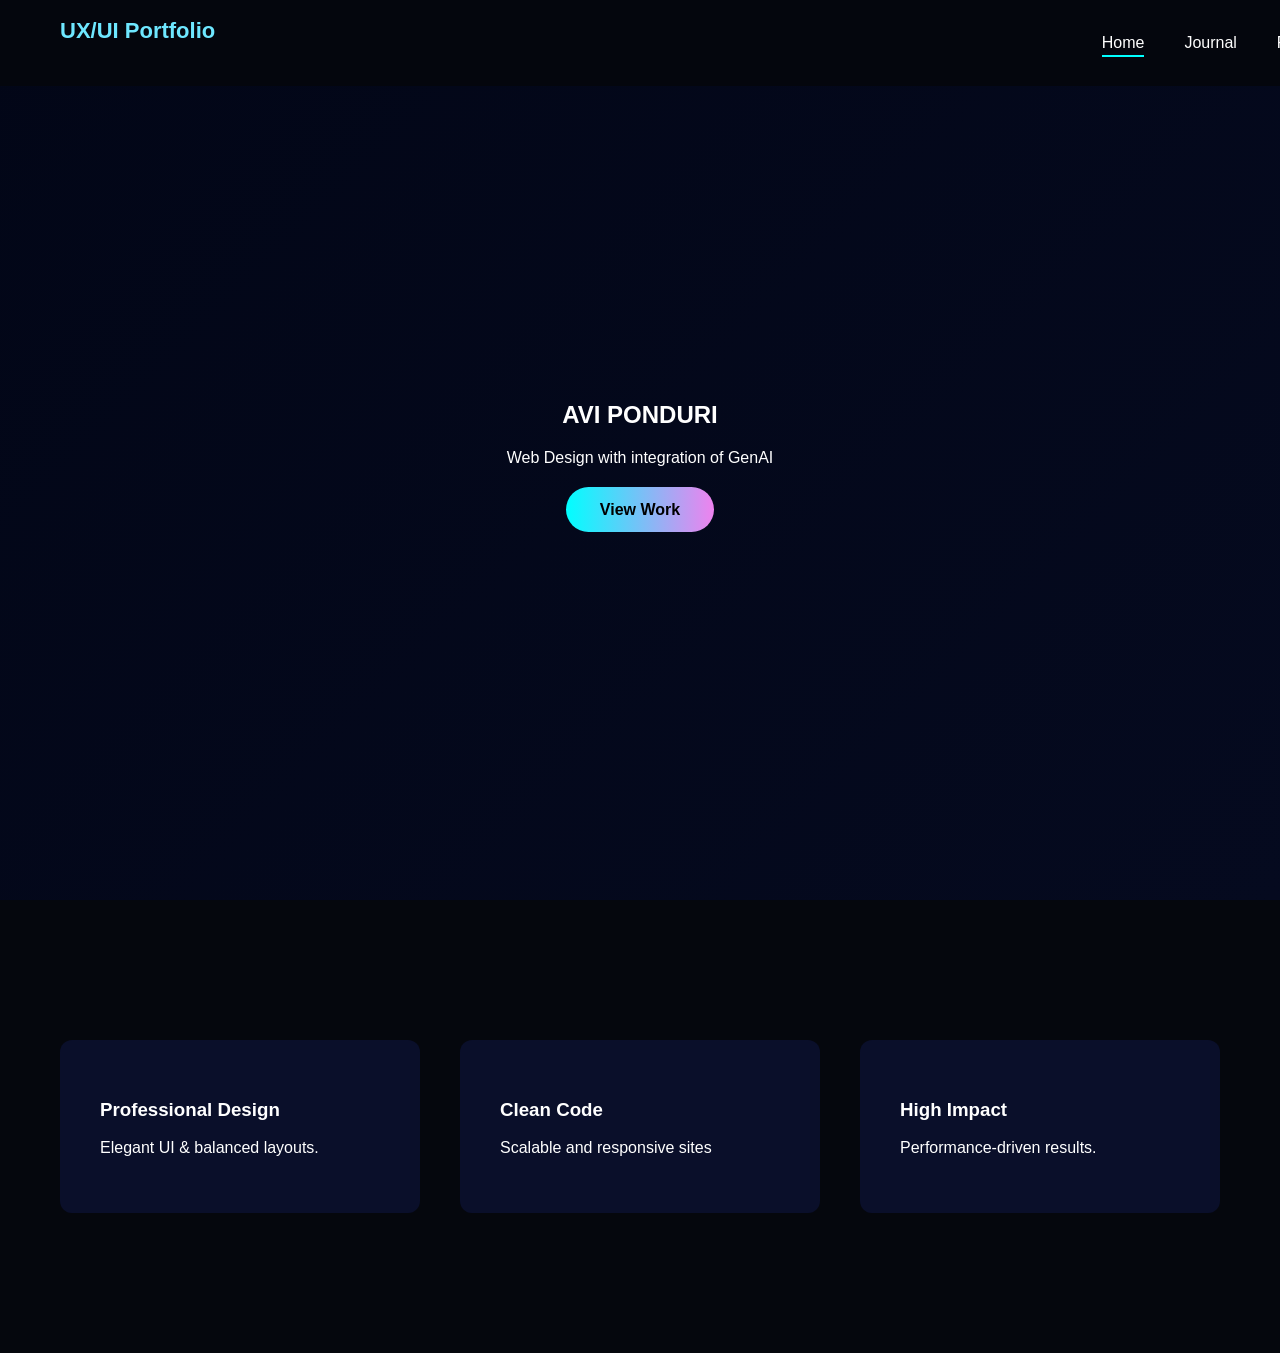
<file: index.html>
<!DOCTYPE html>
<html lang="en">
<head>
  <meta charset="UTF-8">
  <title>Home</title>
  <link rel="stylesheet" href="index.css">
</head>
<body>

<nav class="navbar">
  <div class="logo">UX/UI Portfolio</div>
  <ul class="nav-links">
    <li><a class="active" href="index.html">Home</a></li>
    <li><a href="journal.html">Journal</a></li>
    <li><a href="project1.html">Project 1</a></li>

    
  </ul>
</nav>

<section class="hero">
  <div class="hero-content">
    <h1 class="slide-in">AVI PONDURI</h1>
    <p class="fade-in">Web Design with integration of GenAI</p>
    <br>
    <a href="project1.html" class="button-glow">View Work</a>
  </div>
</section>


<section class="features">
  <div class="feature-card">
    <div class="bar"></div>
    <h3>Professional Design</h3>
    <p>Elegant UI & balanced layouts.</p>
  </div>

  <div class="feature-card">
    <div class="bar"></div>
    <h3>Clean Code</h3>
    <p>Scalable and responsive sites</p>
  </div>

  <div class="feature-card">
    <div class="bar"></div>
    <h3>High Impact</h3>
    <p>Performance-driven results.</p>
  </div>
</section>

</body>
</html>
</file>
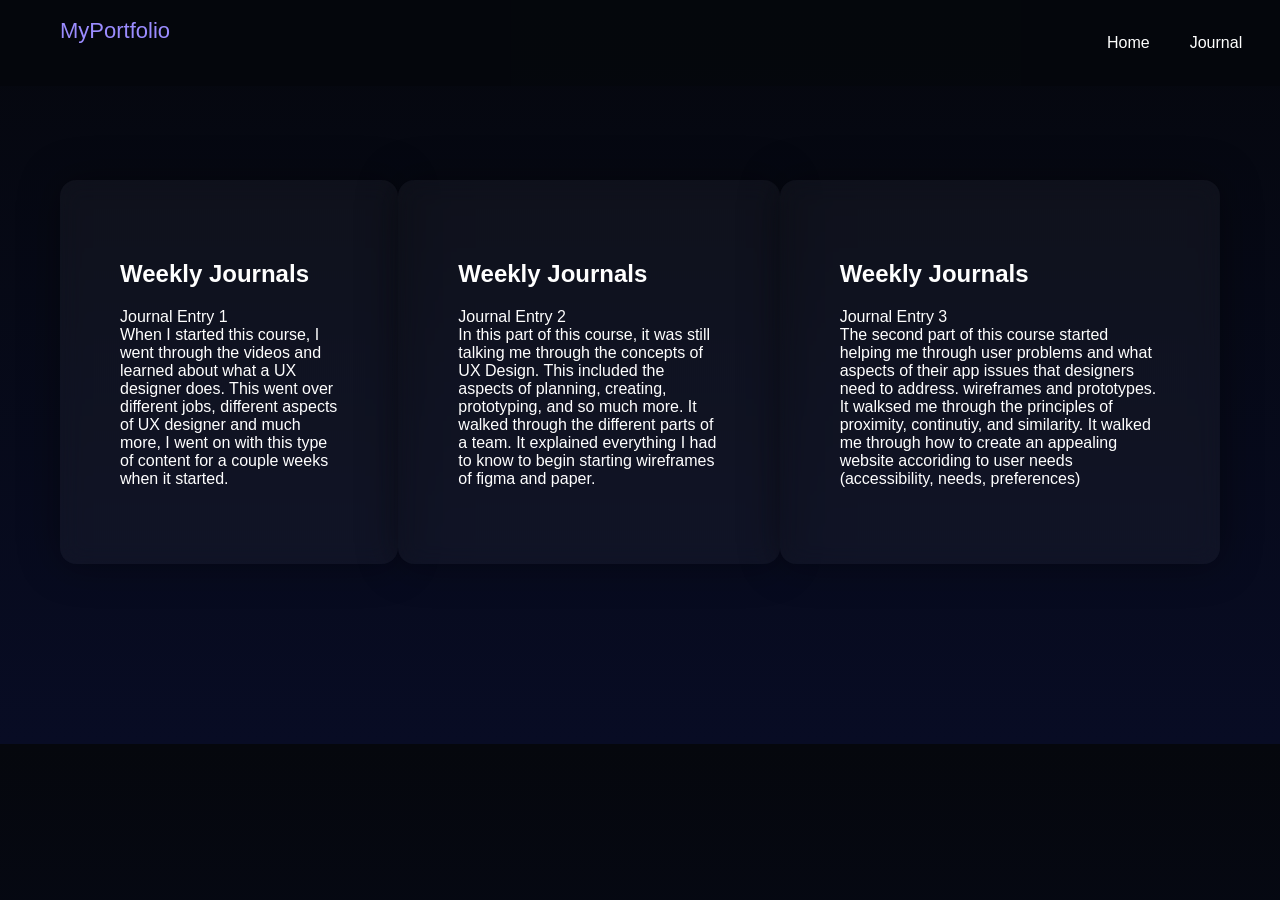
<file: journal.html>
<!DOCTYPE html>
<html lang="en">
<head>
  <meta charset="UTF-8">
  <title>About</title>
  <link rel="stylesheet" href="journal.css">
</head>
<body>

<nav class="navbar">
  <div class="logo">MyPortfolio</div>
  <ul class="nav-links">
    <li><a href="index.html">Home</a></li>
    <li><a class="active" href="journal.html">Journal</a></li>
    <li><a href="project1.html">Projects</a></li>
  </ul>
</nav>

<section class="about">
  <div class="about-box slide-up">
    <h1>Weekly Journals</h1>
    <p>
      Journal Entry 1
      <br>
      When I started this course, I went through the videos and learned about
      what a UX designer does. This went over different jobs, different aspects of UX designer
      and much more, I went on with this type of content for a couple weeks when it started.
    </p>
    <p>
      
    </p>
  </div>

  <div class="about-box slide-up">
    <h1>Weekly Journals</h1>
    <p>
      Journal Entry 2
      <br>
      In this part of this course, it was still talking me through the concepts of UX Design.
      This included the aspects of planning, creating, prototyping, and so much more. It walked through the different parts of 
      a team. It explained everything I had to know to begin starting wireframes of figma and paper.
    </p>
    <p>
      
    </p>
  </div>

  <div class="about-box slide-up">
    <h1>Weekly Journals</h1>
    <p>
      Journal Entry 3
      <br>
      The second part of this course started helping me through user problems and what aspects of their app issues that designers need to address. wireframes and prototypes. It walksed me through the principles of proximity,
      continutiy, and similarity. It walked me through how to create an appealing website accoriding to user needs (accessibility, needs, preferences)
    </p>
    <p>
      
    </p>
  </div>
</section>

</body>
</html>
</file>
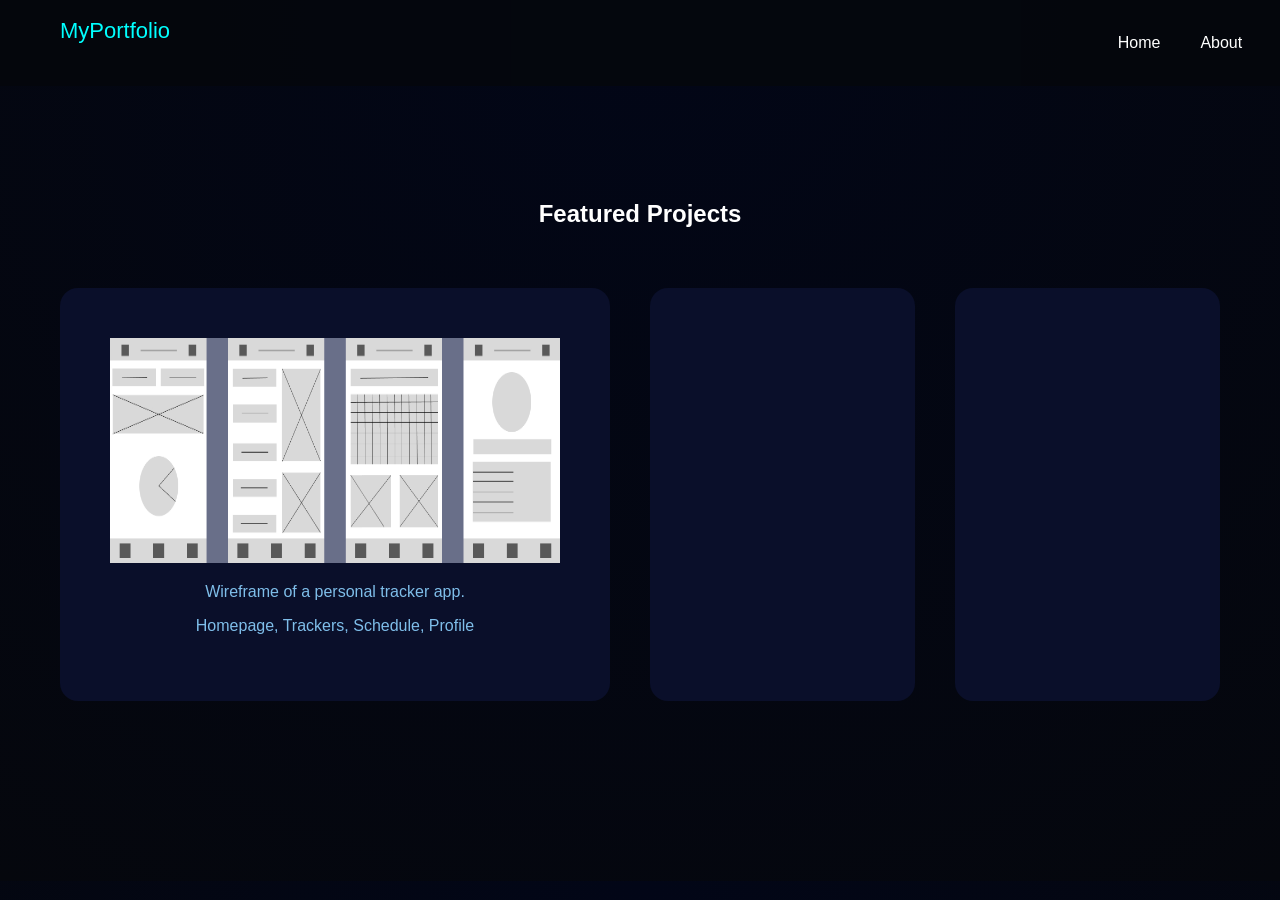
<file: project1.html>
<!DOCTYPE html>
<html lang="en">
<head>
  <meta charset="UTF-8">
  <title>Projects</title>
  <link rel="stylesheet" href="project1.css">
</head>
<body>

<nav class="navbar">
  <div class="logo">MyPortfolio</div>
  <ul class="nav-links">
    <li><a href="index.html">Home</a></li>
    <li><a href="journal.html">About</a></li>
    <li><a class="active" href="project1.html">Projects</a></li>
  </ul>
</nav>

<section class="projects">
  <h1>Featured Projects</h1>

  <div class="project-grid">
    <div class="project-card">
      <img src="wireframe.jpg" alt="Project image" style="width: 450px; height: 225px;">
      <p>Wireframe of a personal tracker app. 
      <p>Homepage, Trackers, Schedule, Profile</p>
      </p>
      
    </div>

    <div class="project-card">
      
           
    </div>

    <div class="project-card">
     
    </div>
  </div>
</section>

</body>
</html>
</file>
<file: index.css>
body {
  margin: 0;
  background: #05070d;
  color: white;
  font-family: "Segoe UI", sans-serif;
}

/* NAVBAR */
.navbar {
  position: fixed;
  width: 100%;
  top: 0;
  background: rgba(5,7,13,0.95);
  display: flex;
  justify-content: space-between;
  padding: 18px 60px;
}

.logo {
  font-size: 22px;
  font-weight: bold;
  color: #6ee7ff;
}

.nav-links {
  display: flex;
  list-style: none;
  gap: 40px;
}

.nav-links a {
  text-decoration: none;
  color: white;
  position: relative;
}

.nav-links a::after {
  content: "";
  position: absolute;
  height: 2px;
  width: 0%;
  background: cyan;
  bottom: -6px;
  left: 0;
  transition: 0.4s;
}

.nav-links a:hover::after,
.nav-links .active::after {
  width: 100%;
}

/* HERO */
.hero {
  height: 100vh;
  display: flex;
  justify-content: center;
  align-items: center;
  background: linear-gradient(135deg, #020617, #050a1f);
}

.hero-content {
  text-align: center;
}

.button-glow {
  padding: 14px 34px;
  border-radius: 40px;
  background: linear-gradient(to right, cyan, violet);
  color: black;
  text-decoration: none;
  font-weight: bold;
}

/* FEATURES */
.features {
  padding: 140px 60px;
  display: grid;
  grid-template-columns: repeat(3, 1fr);
  gap: 40px;
}

.feature-card {
  background: #0a0f2a;
  padding: 40px;
  border-radius: 12px;
  position: relative;
  overflow: hidden;
}

.bar {
  position: absolute;
  width: 6px;
  height: 100%;
  left: 0;
  top: -100%;
  background: linear-gradient(to bottom, cyan, violet);
  transition: 0.4s;
}

.feature-card:hover .bar {
  top: 0;
}

/* ANIMATIONS */
@keyframes slideIn {
  from {opacity: 0; transform: translateX(-100px);}
  to {opacity: 1; transform: translateX(0);}
}

@keyframes fadeIn {
  from {opacity: 0;}
  to {opacity: 1;}
}

.slide-in { animation: slideIn 1.3s ease forwards; }
.fade-in { animation: fadeIn 2s ease forwards; }


/* EXTERNAL PROJECT BUTTONS */
.external-projects {
  padding: 120px 80px;
  text-align: center;
  background: #020617;
}

.external-projects h2 {
  font-size: 36px;
  margin-bottom: 50px;
  color: white;
}

.external-btn-grid {
  display: flex;
  justify-content: center;
  gap: 40px;
  flex-wrap: wrap;
}

.external-btn {
  padding: 18px 48px;
  border-radius: 50px;
  font-size: 18px;
  font-weight: 600;
  text-decoration: none;
  color: black;
  background: linear-gradient(to right, cyan, violet);
  transition: 0.35s ease;
  box-shadow: 0 0 0 rgba(0, 255, 255, 0);
}

.external-btn:hover {
  transform: translateY(-8px) scale(1.05);
  box-shadow: 0 25px 60px rgba(0, 255, 255, 0.35);
}
</file>
<file: journal.css>
body {
  margin: 0;
  background: linear-gradient(to bottom, #05070d, #080c24);
  color: white;
  font-family: "Segoe UI", sans-serif;
}

.navbar {
  position: fixed;
  width: 100%;
  top: 0;
  background: rgba(5,7,13,0.9);
  display: flex;
  justify-content: space-between;
  padding: 18px 60px;
}

.logo {
  font-size: 22px;
  color: #9b8cff;
}

.nav-links {
  display: flex;
  list-style: none;
  gap: 40px;
}

.nav-links a {
  text-decoration: none;
  color: white;
}

/* ABOUT SECTION */
.about {
  padding: 180px 60px;
  display: flex;
  justify-content: center;
}

.about-box {
  max-width: 750px;
  padding: 60px;
  border-radius: 16px;
  background: rgba(255,255,255,0.04);
  backdrop-filter: blur(12px);
  box-shadow: 0 0 40px rgba(0,0,0,0.4);
}

@keyframes slideUp {
  from {opacity: 0; transform: translateY(80px);}
  to {opacity: 1; transform: translateY(0);}
}

.slide-up {
  animation: slideUp 1.3s ease forwards;
}
</file>
<file: project1.css>
body {
    margin: 0;
    background: radial-gradient(circle at top, #020617, #05070d);
    color: white;
    font-family: "Segoe UI", sans-serif;
  }
  
  .navbar {
    position: fixed;
    width: 100%;
    top: 0;
    background: rgba(5,7,13,0.9);
    display: flex;
    justify-content: space-between;
    padding: 18px 60px;
  }
  
  .logo {
    font-size: 22px;
    color: cyan;
  }
  
  .nav-links {
    display: flex;
    list-style: none;
    gap: 40px;
  }
  
  .nav-links a {
    text-decoration: none;
    color: white;
  }
  
  /* PROJECTS */
  .projects {
    padding: 180px 60px;
    text-align: center;
  }
  
  .project-grid {
    margin-top: 60px;
    display: grid;
    grid-template-columns: repeat(3, 1fr);
    gap: 40px;
  }
  
  .project-card {
    background: #0a0f2a;
    padding: 50px;
    border-radius: 18px;
    transition: 0.4s;
    box-shadow: 0 0 0 rgba(0,255,255,0.2);
  }
  
  .project-card:hover {
    transform: translateY(-15px) scale(1.02);
    box-shadow: 0 25px 60px rgba(138,180,255,0.25);
  }

  h5 {
    line-height: 28px;
    text-align: left;
  }

  p {
    color: rgba(140, 210, 255, 0.9);  /* soft professional light blue */
  }
</file>
